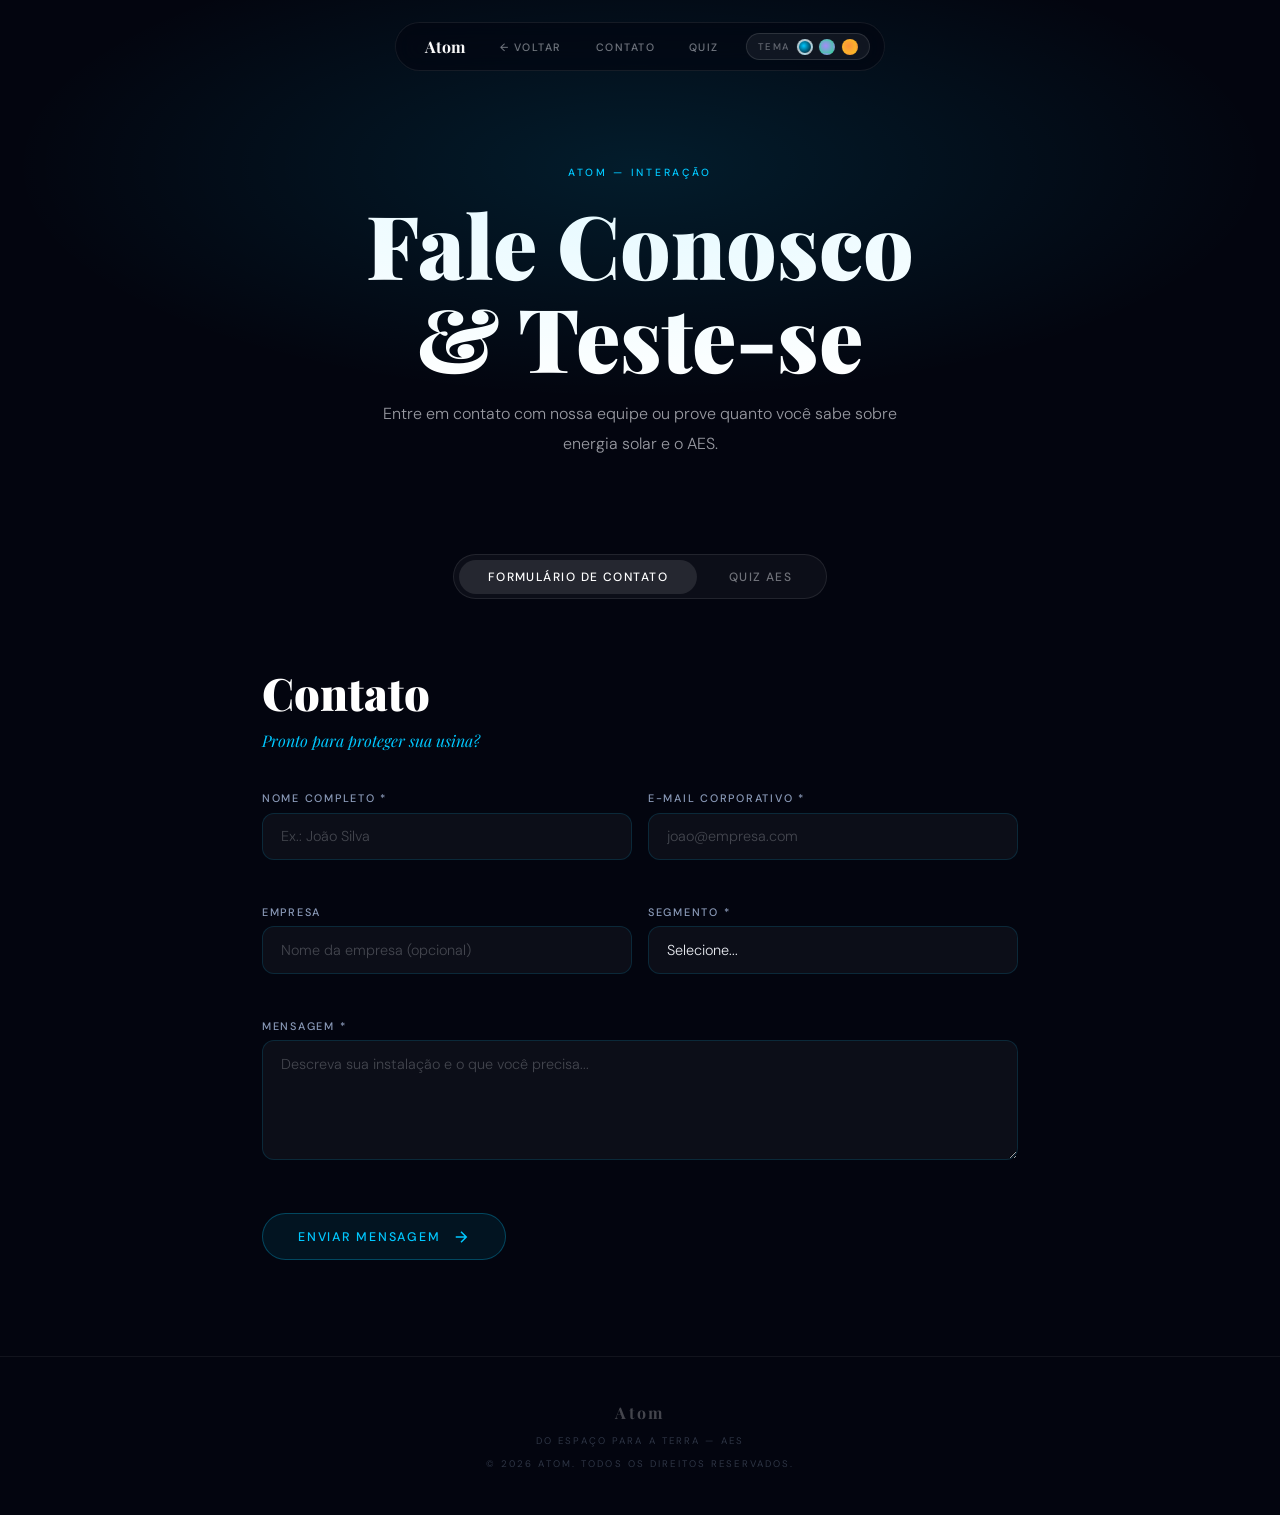
<file: assets/pages/contato.html>
<!DOCTYPE html>
<html lang="pt-BR">
<head>
  <meta charset="UTF-8" />
  <meta name="viewport" content="width=device-width, initial-scale=1.0" />
  <title>Atom — Fale Conosco & Quiz</title>
  <link rel="stylesheet" href="../css/interacao.css">
  <link href="https://fonts.googleapis.com/css2?family=Playfair+Display:ital,wght@0,400;0,700;0,900;1,400&family=DM+Sans:wght@300;400;500&display=swap" rel="stylesheet" />
</head>
<body data-tema="cosmos">

  <!-- NAVBAR -->
  <nav>
    <a href="../../index.html" class="nav-logo">Atom</a>
    <a href="../../index.html" class="nav-link">← Voltar</a>
    <a href="#form" class="nav-link">Contato</a>
    <a href="#quiz-tab" class="nav-link">Quiz</a>

    <div class="tema-seletor">
      <span class="tema-label">Tema</span>
      <button class="tema-btn ativo" data-tema="cosmos" title="Cosmos" aria-label="Tema Cosmos"></button>
      <button class="tema-btn" data-tema="aurora" title="Aurora" aria-label="Tema Aurora"></button>
      <button class="tema-btn" data-tema="solar" title="Solar" aria-label="Tema Solar"></button>
    </div>
  </nav>

  <div class="hero">
    <span class="hero-etiqueta">Atom — Interação</span>
    <h1>Fale Conosco<br>&amp; Teste-se</h1>
    <p>Entre em contato com nossa equipe ou prove quanto você sabe sobre energia solar e o AES.</p>
  </div>

  <!-- ABAS -->
  <div class="tabs-wrapper">
    <div class="tabs" role="tablist">
      <button class="tab-btn ativo" data-tab="contato" role="tab" aria-selected="true">Formulário de Contato</button>
      <button class="tab-btn" data-tab="quiz" role="tab" aria-selected="false">Quiz AES</button>
    </div>
  </div>

  <!-- CONTATO -->
  <div class="painel ativo" id="painel-contato">
    <p class="form-titulo">Contato</p>
    <p class="form-subtitulo">Pronto para proteger sua usina?</p>

    <form id="form-contato" novalidate>

      <div class="linha-dupla">
        <div class="campo-form">
          <label for="f-nome">Nome completo *</label>
          <input type="text" id="f-nome" name="nome" placeholder="Ex.: João Silva" autocomplete="name" />
          <span class="msg-erro" id="err-nome"></span>
        </div>
        <div class="campo-form">
          <label for="f-email">E-mail corporativo *</label>
          <input type="email" id="f-email" name="email" placeholder="joao@empresa.com" autocomplete="email" />
          <span class="msg-erro" id="err-email"></span>
        </div>
      </div>

      <div class="linha-dupla">
        <div class="campo-form">
          <label for="f-empresa">Empresa</label>
          <input type="text" id="f-empresa" name="empresa" placeholder="Nome da empresa (opcional)" />
          <span class="msg-erro" id="err-empresa"></span>
        </div>
        <div class="campo-form">
          <label for="f-segmento">Segmento *</label>
          <select id="f-segmento" name="segmento">
            <option value="">Selecione...</option>
            <option value="geradora">Geradora de Energia</option>
            <option value="integradora">Integradora Solar</option>
            <option value="industrial">Industrial / Cobertura</option>
            <option value="agro">Agrovoltaico</option>
            <option value="residencial">Residencial</option>
            <option value="outro">Outro</option>
          </select>
          <span class="msg-erro" id="err-segmento"></span>
        </div>
      </div>

      <div class="campo-form">
        <label for="f-mensagem">Mensagem *</label>
        <textarea id="f-mensagem" name="mensagem" rows="5" placeholder="Descreva sua instalação e o que você precisa..."></textarea>
        <span class="msg-erro" id="err-mensagem"></span>
      </div>

      <button type="submit" class="btn-enviar">
        <span>Enviar mensagem</span>
        <svg viewBox="0 0 24 24"><path d="M5 12h14M12 5l7 7-7 7"/></svg>
      </button>

      <div class="alerta-sucesso" id="alerta-sucesso">
        <svg viewBox="0 0 24 24"><path d="M22 11.08V12a10 10 0 1 1-5.93-9.14"/><polyline points="22 4 12 14.01 9 11.01"/></svg>
        <span>Mensagem enviada com sucesso! Retornaremos em até 48 horas.</span>
      </div>

    </form>
  </div>

  <!-- QUIZ -->
  <div class="painel" id="painel-quiz">
    <p class="quiz-titulo">Quiz AES</p>
    <p class="quiz-subtitulo">Quanto você sabe sobre energia solar e o Adaptative Electrodynamic Shield?</p>

    <div id="bloco-quiz">
      <div class="barra-prog">
        <div class="barra-prog-inner" id="prog-inner" style="width:0%"></div>
      </div>

      <div class="quiz-contador">
        <span class="quiz-num" id="quiz-num">Pergunta 01 de 10</span>
        <span class="quiz-pontos" id="quiz-pontos">0 acertos</span>
      </div>

      <div class="card-pergunta">
        <p class="enunciado" id="enunciado"></p>
        <ul class="lista-opcoes" id="lista-opcoes"></ul>
        <p class="feedback-quiz" id="feedback-quiz"></p>
      </div>

      <button class="btn-proximo" id="btn-proximo">
        <span>Próxima</span>
        <svg viewBox="0 0 24 24"><path d="M5 12h14M12 5l7 7-7 7"/></svg>
      </button>
    </div>

    <!-- RESULTADO -->
    <div class="resultado-quiz" id="resultado-quiz">
      <div class="resultado-icone" id="res-icone"></div>
      <p class="resultado-nota" id="res-nota"></p>
      <h3 class="resultado-titulo" id="res-titulo"></h3>
      <p class="resultado-desc" id="res-desc"></p>
      <div class="barra-acerto">
        <div class="barra-acerto-inner" id="barra-acerto-inner" style="width:0%"></div>
      </div>
      <button class="btn-refazer" id="btn-refazer">
        <svg viewBox="0 0 24 24"><path d="M1 4v6h6M23 20v-6h-6"/><path d="M20.49 9A9 9 0 0 0 5.64 5.64L1 10m22 4l-4.64 4.36A9 9 0 0 1 3.51 15"/></svg>
        <span>Tentar Novamente</span>
      </button>
    </div>
  </div>

  <!-- RODAPÉ -->
  <footer>
    <div class="logo-rodape">Atom</div>
    <p class="sub-rodape">Do espaço para a Terra — AES</p>
    <p class="sub-rodape">© 2026 Atom. Todos os direitos reservados.</p>
  </footer>
<script src="../js/quiz.js"></script>
</body>
</html>
</file>
<file: assets/css/interacao.css>
/* ══ TEMAS ══ */
    :root,
    [data-tema="cosmos"] {
      --ciano:       #00c8ff;
      --ambar:       #f5a623;
      --escuro:      #03050f;
      --superficie:  #080d1e;
      --card:        rgba(255,255,255,0.04);
      --card-borda:  rgba(0,200,255,0.14);
      --texto:       #e8eaf0;
      --suave:       #8a9ab8;
      --acento:      #00c8ff;
      --acento2:     #f5a623;
      --btn-bg:      rgba(0,200,255,0.08);
      --btn-borda:   rgba(0,200,255,0.28);
      --overlay:     rgba(3,5,15,0.82);
    }

    [data-tema="aurora"] {
      --ciano:       #a78bfa;
      --ambar:       #34d399;
      --escuro:      #0a0614;
      --superficie:  #110826;
      --card:        rgba(167,139,250,0.06);
      --card-borda:  rgba(167,139,250,0.18);
      --texto:       #ede9fe;
      --suave:       #a78bfa88;
      --acento:      #a78bfa;
      --acento2:     #34d399;
      --btn-bg:      rgba(167,139,250,0.10);
      --btn-borda:   rgba(167,139,250,0.35);
      --overlay:     rgba(10,6,20,0.85);
    }

    [data-tema="solar"] {
      --ciano:       #fb923c;
      --ambar:       #fbbf24;
      --escuro:      #0f0800;
      --superficie:  #1a0e00;
      --card:        rgba(251,146,60,0.06);
      --card-borda:  rgba(251,146,60,0.20);
      --texto:       #fef3c7;
      --suave:       #fb923c88;
      --acento:      #fb923c;
      --acento2:     #fbbf24;
      --btn-bg:      rgba(251,146,60,0.10);
      --btn-borda:   rgba(251,146,60,0.35);
      --overlay:     rgba(15,8,0,0.88);
    }

    /* ══ RESET ══ */
    *, *::before, *::after { box-sizing: border-box; margin: 0; padding: 0; }
    html { scroll-behavior: smooth; }

    body {
      background: var(--escuro);
      color: var(--texto);
      font-family: 'DM Sans', sans-serif;
      min-height: 100vh;
    }

    /* ══ NAVBAR ══ */
    nav {
      position: fixed;
      top: 1.4rem;
      left: 50%;
      transform: translateX(-50%);
      z-index: 200;
      display: flex;
      align-items: center;
      gap: 0.5rem;
      padding: 0.45rem 0.9rem;
      background: rgba(3, 5, 15, 0.55);
      border: 1px solid rgba(255, 255, 255, 0.08);
      backdrop-filter: blur(14px);
      -webkit-backdrop-filter: blur(14px);
      border-radius: 9999px;
      white-space: nowrap;
    }

    .nav-logo {
      font-family: 'Playfair Display', serif;
      font-size: 1rem;
      font-weight: 700;
      color: #fff;
      text-decoration: none;
      padding: 0.35rem 0.9rem;
    }

    .nav-link {
      font-family: 'DM Sans', sans-serif;
      font-size: 0.67rem;
      font-weight: 500;
      letter-spacing: 0.14em;
      text-transform: uppercase;
      color: rgba(232,234,240,0.5);
      padding: 0.4rem 0.8rem;
      border-radius: 9999px;
      text-decoration: none;
      transition: color 0.2s;
    }
    .nav-link:hover { color: #fff; }

    /* ══ SELETOR DE TEMAS ══ */
    .tema-seletor {
      display: flex;
      align-items: center;
      gap: 0.4rem;
      margin-left: 0.4rem;
      padding: 0.3rem 0.7rem;
      background: rgba(255,255,255,0.06);
      border: 1px solid rgba(255,255,255,0.12);
      border-radius: 9999px;
    }

    .tema-label {
      font-size: 0.6rem;
      letter-spacing: 0.14em;
      text-transform: uppercase;
      color: rgba(232,234,240,0.4);
      font-weight: 500;
    }

    .tema-btn {
      width: 16px;
      height: 16px;
      border-radius: 50%;
      border: 2px solid transparent;
      cursor: pointer;
      transition: border-color 0.2s, transform 0.2s;
      flex-shrink: 0;
    }
    .tema-btn:hover { transform: scale(1.2); }
    .tema-btn.ativo { border-color: rgba(255,255,255,0.7); }

    .tema-btn[data-tema="cosmos"] { background: radial-gradient(circle at 40% 40%, #00c8ff, #03050f); }
    .tema-btn[data-tema="aurora"]  { background: radial-gradient(circle at 40% 40%, #a78bfa, #34d399); }
    .tema-btn[data-tema="solar"]   { background: radial-gradient(circle at 40% 40%, #fb923c, #fbbf24); }

    /* ══ HERO / TOPO ══ */
    .hero {
      position: relative;
      padding: 10rem 2rem 6rem;
      text-align: center;
      overflow: hidden;
    }

    .hero::before {
      content: '';
      position: absolute;
      inset: 0;
      background: radial-gradient(ellipse 70% 60% at 50% 30%, color-mix(in srgb, var(--acento) 12%, transparent), transparent 70%);
      pointer-events: none;
    }

    .hero-etiqueta {
      display: inline-block;
      font-size: 0.65rem;
      font-weight: 500;
      letter-spacing: 0.26em;
      text-transform: uppercase;
      color: var(--acento);
      margin-bottom: 1.2rem;
    }

    .hero h1 {
      font-family: 'Playfair Display', serif;
      font-size: clamp(2.5rem, 7vw, 5.5rem);
      font-weight: 900;
      line-height: 1.05;
      color: #fff;
      margin-bottom: 1rem;
    }

    .hero p {
      max-width: 520px;
      margin: 0 auto;
      font-size: 1rem;
      font-weight: 300;
      color: rgba(232,234,240,0.65);
      line-height: 1.85;
    }

    /* ══ TABS DE NAVEGAÇÃO ══ */
    .tabs-wrapper {
      display: flex;
      justify-content: center;
      padding: 0 2rem 4rem;
    }

    .tabs {
      display: flex;
      background: rgba(255,255,255,0.04);
      border: 1px solid rgba(255,255,255,0.09);
      border-radius: 9999px;
      padding: 0.3rem;
      gap: 0.2rem;
    }

    .tab-btn {
      font-family: 'DM Sans', sans-serif;
      font-size: 0.75rem;
      font-weight: 500;
      letter-spacing: 0.12em;
      text-transform: uppercase;
      color: rgba(232,234,240,0.45);
      padding: 0.55rem 1.8rem;
      border-radius: 9999px;
      border: none;
      background: transparent;
      cursor: pointer;
      transition: color 0.25s, background 0.25s;
    }
    .tab-btn.ativo {
      background: rgba(255,255,255,0.10);
      color: #fff;
    }

    /* ══ PAINEL DE CONTEÚDO ══ */
    .painel {
      display: none;
      max-width: 820px;
      margin: 0 auto;
      padding: 0 2rem 6rem;
      animation: fadeUp 0.4s ease;
    }
    .painel.ativo { display: block; }

    @keyframes fadeUp {
      from { opacity: 0; transform: translateY(1.5rem); }
      to   { opacity: 1; transform: translateY(0); }
    }

    /* ══ FORMULÁRIO ══ */
    .form-titulo {
      font-family: 'Playfair Display', serif;
      font-size: clamp(1.8rem, 4vw, 2.8rem);
      font-weight: 900;
      color: #fff;
      margin-bottom: 0.5rem;
    }

    .form-subtitulo {
      font-family: 'Playfair Display', serif;
      font-style: italic;
      font-size: 1rem;
      color: var(--acento);
      margin-bottom: 2.5rem;
    }

    .campo-form {
      display: flex;
      flex-direction: column;
      gap: 0.45rem;
      margin-bottom: 1.4rem;
    }

    .campo-form label {
      font-size: 0.68rem;
      font-weight: 500;
      letter-spacing: 0.16em;
      text-transform: uppercase;
      color: var(--suave);
    }

    .campo-form input,
    .campo-form select,
    .campo-form textarea {
      width: 100%;
      background: var(--card);
      border: 1px solid var(--card-borda);
      border-radius: 12px;
      padding: 0.85rem 1.1rem;
      font-family: 'DM Sans', sans-serif;
      font-size: 0.9rem;
      font-weight: 300;
      color: var(--texto);
      outline: none;
      transition: border-color 0.25s;
      appearance: none;
      -webkit-appearance: none;
    }
    .campo-form input::placeholder,
    .campo-form textarea::placeholder { color: rgba(232,234,240,0.25); }

    .campo-form input:focus,
    .campo-form select:focus,
    .campo-form textarea:focus {
      border-color: var(--acento);
    }

    .campo-form input.erro,
    .campo-form select.erro,
    .campo-form textarea.erro {
      border-color: #ff5555;
    }

    .msg-erro {
      font-size: 0.72rem;
      color: #ff6868;
      min-height: 1rem;
      display: block;
    }

    .campo-form select option { background: #03050f; color: #e8eaf0; }

    .linha-dupla {
      display: grid;
      grid-template-columns: 1fr 1fr;
      gap: 1rem;
    }

    .btn-enviar {
      display: inline-flex;
      align-items: center;
      gap: 0.7rem;
      background: var(--btn-bg);
      border: 1px solid var(--btn-borda);
      border-radius: 9999px;
      padding: 0.85rem 2.2rem;
      font-family: 'DM Sans', sans-serif;
      font-size: 0.78rem;
      font-weight: 500;
      letter-spacing: 0.14em;
      text-transform: uppercase;
      color: var(--acento);
      cursor: pointer;
      transition: background 0.25s, border-color 0.25s;
      margin-top: 0.5rem;
    }
    .btn-enviar:hover { background: color-mix(in srgb, var(--acento) 15%, transparent); }

    .btn-enviar svg {
      width: 18px; height: 18px;
      stroke: currentColor; fill: none; stroke-width: 2;
      flex-shrink: 0;
    }

    .alerta-sucesso {
      display: none;
      align-items: center;
      gap: 0.8rem;
      background: rgba(52,211,153,0.08);
      border: 1px solid rgba(52,211,153,0.25);
      border-radius: 12px;
      padding: 1rem 1.4rem;
      margin-top: 1.5rem;
      font-size: 0.88rem;
      color: #34d399;
    }
    .alerta-sucesso.visivel { display: flex; }
    .alerta-sucesso svg { width: 20px; height: 20px; stroke: currentColor; fill: none; stroke-width: 2; flex-shrink: 0; }

    /* ══ QUIZ ══ */
    .quiz-titulo {
      font-family: 'Playfair Display', serif;
      font-size: clamp(1.8rem, 4vw, 2.8rem);
      font-weight: 900;
      color: #fff;
      margin-bottom: 0.5rem;
    }

    .quiz-subtitulo {
      font-family: 'Playfair Display', serif;
      font-style: italic;
      font-size: 1rem;
      color: var(--acento);
      margin-bottom: 2.5rem;
    }

    .barra-prog {
      width: 100%;
      height: 3px;
      background: rgba(255,255,255,0.07);
      border-radius: 9999px;
      margin-bottom: 1.2rem;
      overflow: hidden;
    }
    .barra-prog-inner {
      height: 100%;
      background: var(--acento);
      border-radius: 9999px;
      transition: width 0.5s ease;
    }

    .quiz-contador {
      display: flex;
      justify-content: space-between;
      align-items: center;
      margin-bottom: 2rem;
    }
    .quiz-num {
      font-size: 0.68rem;
      font-weight: 500;
      letter-spacing: 0.16em;
      text-transform: uppercase;
      color: var(--suave);
    }
    .quiz-pontos {
      font-size: 0.68rem;
      font-weight: 500;
      letter-spacing: 0.16em;
      text-transform: uppercase;
      color: var(--acento2);
    }

    .card-pergunta {
      background: var(--card);
      border: 1px solid var(--card-borda);
      border-radius: 20px;
      padding: 2.2rem;
      margin-bottom: 1.5rem;
    }

    .enunciado {
      font-family: 'Playfair Display', serif;
      font-size: 1.2rem;
      font-weight: 700;
      color: #fff;
      line-height: 1.55;
      margin-bottom: 1.8rem;
    }

    .lista-opcoes {
      list-style: none;
      display: flex;
      flex-direction: column;
      gap: 0.65rem;
    }

    .opcao-btn {
      width: 100%;
      background: rgba(255,255,255,0.03);
      border: 1px solid rgba(255,255,255,0.09);
      border-radius: 12px;
      padding: 0.85rem 1.2rem;
      text-align: left;
      font-family: 'DM Sans', sans-serif;
      font-size: 0.88rem;
      font-weight: 300;
      color: rgba(232,234,240,0.75);
      cursor: pointer;
      transition: background 0.2s, border-color 0.2s, color 0.2s;
    }
    .opcao-btn:hover:not(:disabled) {
      background: var(--btn-bg);
      border-color: var(--btn-borda);
      color: #fff;
    }
    .opcao-btn.certa {
      background: rgba(52,211,153,0.12);
      border-color: rgba(52,211,153,0.4);
      color: #34d399;
    }
    .opcao-btn.errada {
      background: rgba(255,85,85,0.10);
      border-color: rgba(255,85,85,0.35);
      color: #ff6868;
    }
    .opcao-btn:disabled { cursor: not-allowed; opacity: 0.8; }

    .feedback-quiz {
      margin-top: 1.2rem;
      font-size: 0.82rem;
      font-weight: 400;
      line-height: 1.7;
      min-height: 1.2rem;
      color: rgba(232,234,240,0.55);
    }

    .btn-proximo {
      display: inline-flex;
      align-items: center;
      gap: 0.7rem;
      background: var(--btn-bg);
      border: 1px solid var(--btn-borda);
      border-radius: 9999px;
      padding: 0.8rem 2rem;
      font-family: 'DM Sans', sans-serif;
      font-size: 0.75rem;
      font-weight: 500;
      letter-spacing: 0.14em;
      text-transform: uppercase;
      color: var(--acento);
      cursor: pointer;
      transition: background 0.25s;
      opacity: 0;
      pointer-events: none;
      transition: opacity 0.3s, background 0.25s;
    }
    .btn-proximo.visivel { opacity: 1; pointer-events: auto; }
    .btn-proximo:hover { background: color-mix(in srgb, var(--acento) 15%, transparent); }
    .btn-proximo svg { width: 16px; height: 16px; stroke: currentColor; fill: none; stroke-width: 2; }

    /* ══ RESULTADO ══ */
    .resultado-quiz {
      display: none;
      flex-direction: column;
      align-items: center;
      text-align: center;
      padding: 2rem 0;
      animation: fadeUp 0.5s ease;
    }
    .resultado-quiz.visivel { display: flex; }

    .resultado-icone {
      font-size: 3.5rem;
      margin-bottom: 1rem;
    }

    .resultado-nota {
      font-family: 'Playfair Display', serif;
      font-size: clamp(3rem, 8vw, 5.5rem);
      font-weight: 900;
      color: var(--acento);
      line-height: 1;
      margin-bottom: 0.4rem;
    }

    .resultado-titulo {
      font-family: 'Playfair Display', serif;
      font-size: 1.5rem;
      font-weight: 700;
      color: #fff;
      margin-bottom: 0.8rem;
    }

    .resultado-desc {
      max-width: 440px;
      font-size: 0.9rem;
      font-weight: 300;
      color: rgba(232,234,240,0.65);
      line-height: 1.85;
      margin-bottom: 2.5rem;
    }

    .barra-acerto {
      width: 100%;
      max-width: 360px;
      height: 6px;
      background: rgba(255,255,255,0.07);
      border-radius: 9999px;
      overflow: hidden;
      margin-bottom: 2.5rem;
    }
    .barra-acerto-inner {
      height: 100%;
      background: linear-gradient(to right, var(--acento), var(--acento2));
      border-radius: 9999px;
      transition: width 1s ease;
    }

    .btn-refazer {
      display: inline-flex;
      align-items: center;
      gap: 0.7rem;
      background: var(--btn-bg);
      border: 1px solid var(--btn-borda);
      border-radius: 9999px;
      padding: 0.8rem 2rem;
      font-family: 'DM Sans', sans-serif;
      font-size: 0.75rem;
      font-weight: 500;
      letter-spacing: 0.14em;
      text-transform: uppercase;
      color: var(--acento);
      cursor: pointer;
      transition: background 0.25s;
    }
    .btn-refazer:hover { background: color-mix(in srgb, var(--acento) 15%, transparent); }
    .btn-refazer svg { width: 16px; height: 16px; stroke: currentColor; fill: none; stroke-width: 2; }

    /* ══ RODAPÉ ══ */
    footer {
      border-top: 1px solid rgba(255,255,255,0.06);
      padding: 2.8rem 2rem;
      text-align: center;
    }
    .logo-rodape {
      font-family: 'Playfair Display', serif;
      font-size: 1rem;
      font-weight: 700;
      letter-spacing: 0.15em;
      color: rgba(255,255,255,0.26);
    }
    .sub-rodape {
      margin-top: 0.65rem;
      font-size: 0.6rem;
      letter-spacing: 0.22em;
      text-transform: uppercase;
      color: rgba(138,154,184,0.32);
    }

    /* ══ RESPONSIVO ══ */
    @media (max-width: 700px) {
      .linha-dupla { grid-template-columns: 1fr; }
      nav { padding: 0.35rem 0.6rem; gap: 0.2rem; }
      .nav-link { padding: 0.35rem 0.5rem; font-size: 0.6rem; }
    }
    @media (max-width: 500px) {
      .nav-link { display: none; }
    }
</file>
